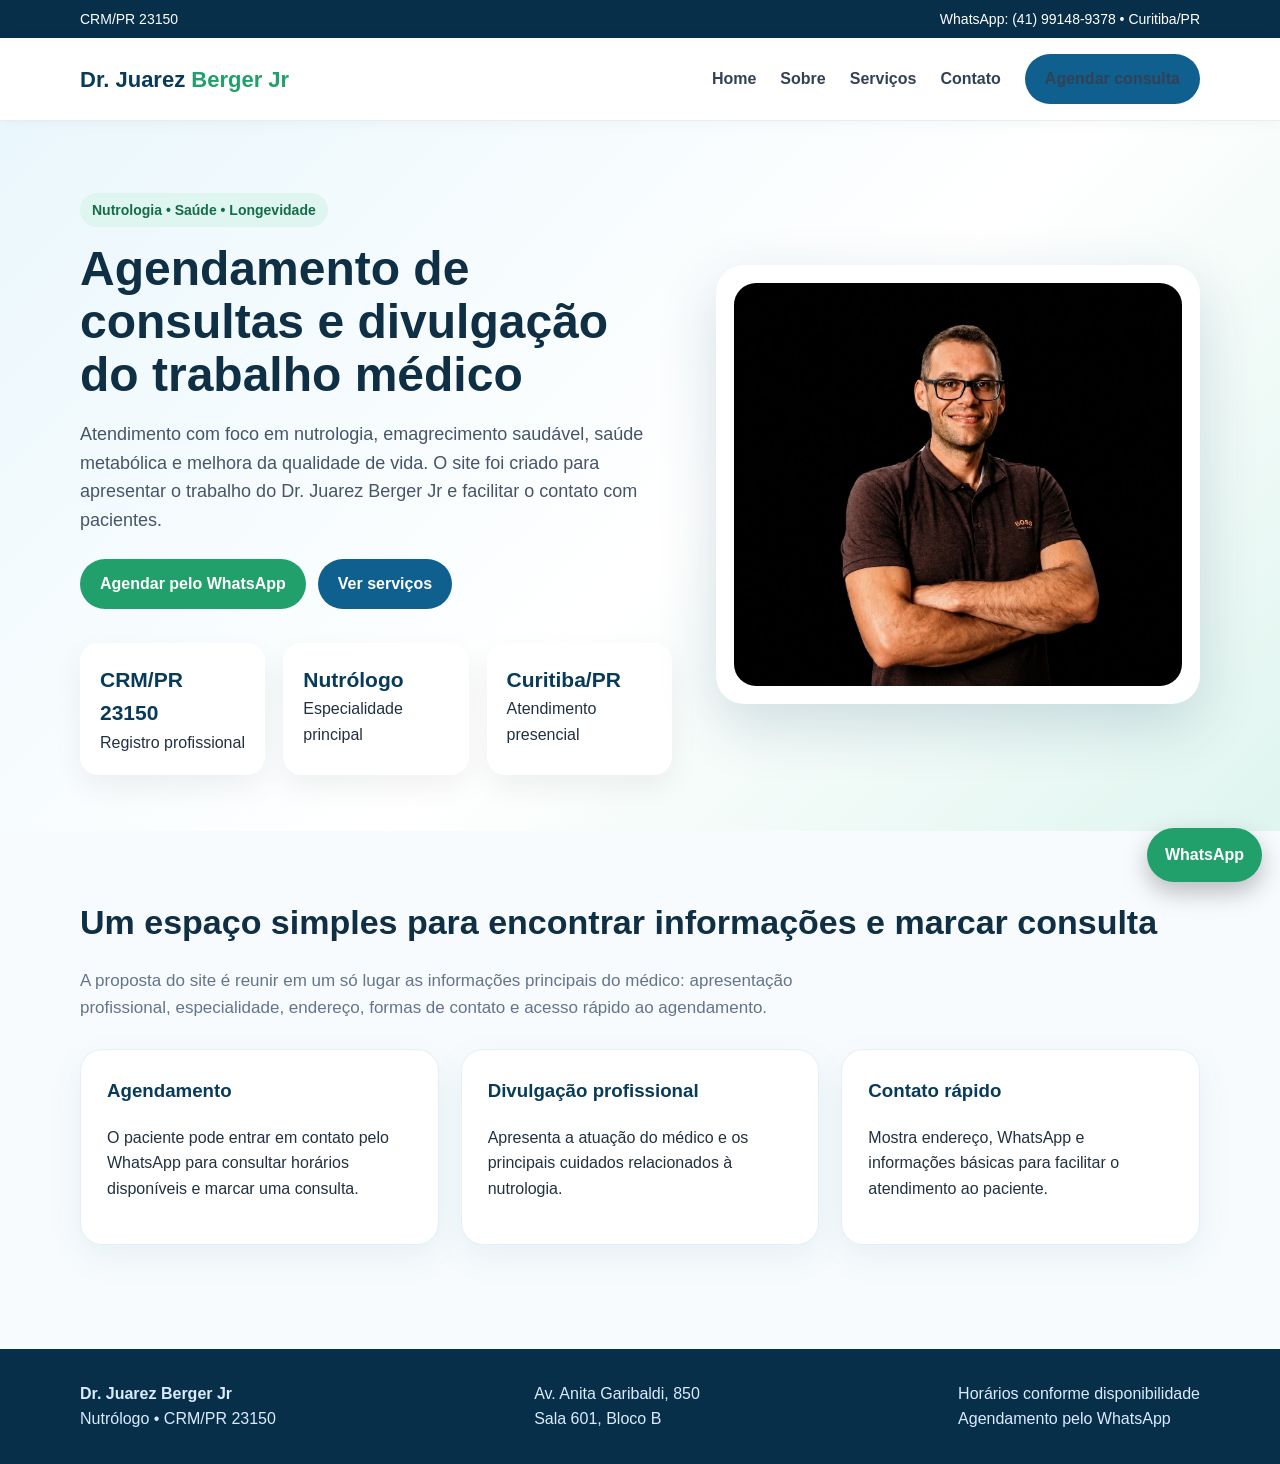
<file: index.html>
<!doctype html>
<html lang="pt-BR">
  <head>
    <meta charset="UTF-8" />
    <meta name="viewport" content="width=device-width, initial-scale=1.0" />
    <title>Dr. Juarez Berger Jr | Nutrólogo</title>
    <link rel="stylesheet" href="style.css" />
  </head>
  <body>
    <div class="topbar">
      <div class="container">
        <span>CRM/PR 23150</span
        ><span>WhatsApp: (41) 99148-9378 • Curitiba/PR</span>
      </div>
    </div>
    <header class="navbar">
      <div class="container navwrap">
        <a class="logo" href="index.html">Dr. Juarez <span>Berger Jr</span></a>
        <nav class="menu">
          <a href="index.html">Home</a><a href="sobre.html">Sobre</a
          ><a href="servicos.html">Serviços</a><a href="contato.html">Contato</a
          ><a class="btn" href="contato.html">Agendar consulta</a>
        </nav>
      </div>
    </header>
    <section class="hero">
      <div class="container hero-grid">
        <div>
          <span class="tag">Nutrologia • Saúde • Longevidade</span>
          <h1>Agendamento de consultas e divulgação do trabalho médico</h1>
          <p>
            Atendimento com foco em nutrologia, emagrecimento saudável, saúde
            metabólica e melhora da qualidade de vida. O site foi criado para
            apresentar o trabalho do Dr. Juarez Berger Jr e facilitar o contato
            com pacientes.
          </p>
          <div class="actions">
            <a
              class="btn green"
              href="https://wa.me/5541991489378"
              target="_blank"
              >Agendar pelo WhatsApp</a
            ><a class="btn" href="servicos.html">Ver serviços</a>
          </div>
          <div class="info-strip">
            <div class="mini">
              <strong>CRM/PR 23150</strong>Registro profissional
            </div>
            <div class="mini">
              <strong>Nutrólogo</strong>Especialidade principal
            </div>
            <div class="mini">
              <strong>Curitiba/PR</strong>Atendimento presencial
            </div>
          </div>
        </div>
        <div class="photo-card">
          <img src="assets/dr-juarez.jpeg" alt="Foto do Dr. Juarez Berger Jr" />
        </div>
      </div>
    </section>
    <section class="section">
      <div class="container">
        <h2>Um espaço simples para encontrar informações e marcar consulta</h2>
        <p class="lead">
          A proposta do site é reunir em um só lugar as informações principais
          do médico: apresentação profissional, especialidade, endereço, formas
          de contato e acesso rápido ao agendamento.
        </p>
        <div class="cards">
          <div class="card">
            <h3>Agendamento</h3>
            <p>
              O paciente pode entrar em contato pelo WhatsApp para consultar
              horários disponíveis e marcar uma consulta.
            </p>
          </div>
          <div class="card">
            <h3>Divulgação profissional</h3>
            <p>
              Apresenta a atuação do médico e os principais cuidados
              relacionados à nutrologia.
            </p>
          </div>
          <div class="card">
            <h3>Contato rápido</h3>
            <p>
              Mostra endereço, WhatsApp e informações básicas para facilitar o
              atendimento ao paciente.
            </p>
          </div>
        </div>
      </div>
    </section>
    <a class="whats" href="https://wa.me/5541991489378" target="_blank"
      >WhatsApp</a
    >
    <footer class="footer">
      <div class="container">
        <div>
          <strong>Dr. Juarez Berger Jr</strong><br />Nutrólogo • CRM/PR 23150
        </div>
        <div>Av. Anita Garibaldi, 850<br />Sala 601, Bloco B</div>
        <div>
          Horários conforme disponibilidade<br />Agendamento pelo WhatsApp
        </div>
      </div>
    </footer>
  </body>
</html>
</file>
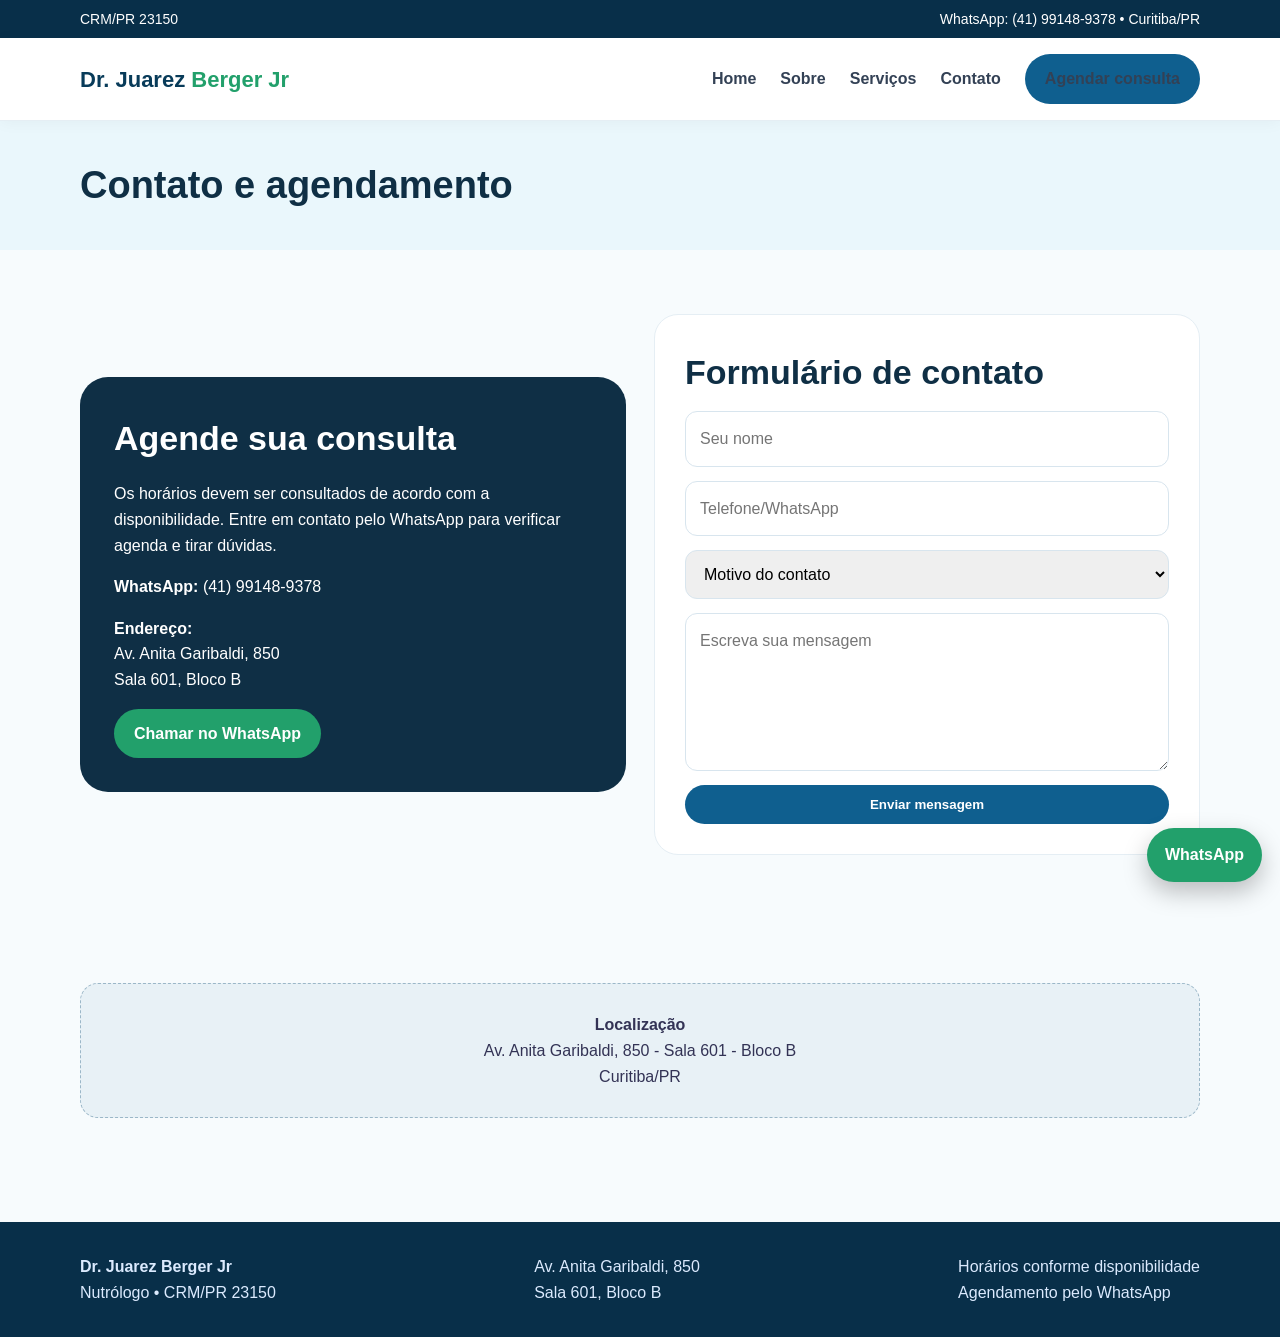
<file: contato.html>
<!doctype html>
<html lang="pt-BR">
  <head>
    <meta charset="UTF-8" />
    <meta name="viewport" content="width=device-width, initial-scale=1.0" />
    <title>Contato | Dr. Juarez Berger Jr</title>
    <link rel="stylesheet" href="style.css" />
  </head>
  <body>
    <div class="topbar">
      <div class="container">
        <span>CRM/PR 23150</span
        ><span>WhatsApp: (41) 99148-9378 • Curitiba/PR</span>
      </div>
    </div>
    <header class="navbar">
      <div class="container navwrap">
        <a class="logo" href="index.html">Dr. Juarez <span>Berger Jr</span></a>
        <nav class="menu">
          <a href="index.html">Home</a><a href="sobre.html">Sobre</a
          ><a href="servicos.html">Serviços</a><a href="contato.html">Contato</a
          ><a class="btn" href="contato.html">Agendar consulta</a>
        </nav>
      </div>
    </header>
    <section class="breadcrumb">
      <div class="container"><h1>Contato e agendamento</h1></div>
    </section>
    <section class="section">
      <div class="container two">
        <div class="contact-box">
          <h2>Agende sua consulta</h2>
          <p>
            Os horários devem ser consultados de acordo com a disponibilidade.
            Entre em contato pelo WhatsApp para verificar agenda e tirar
            dúvidas.
          </p>
          <p><strong>WhatsApp:</strong> (41) 99148-9378</p>
          <p>
            <strong>Endereço:</strong><br />Av. Anita Garibaldi, 850<br />Sala
            601, Bloco B
          </p>
          <a
            class="btn green"
            href="https://wa.me/5541991489378"
            target="_blank"
            >Chamar no WhatsApp</a
          >
        </div>
        <div class="panel">
          <h2>Formulário de contato</h2>
          <form class="form">
            <input type="text" placeholder="Seu nome" /><input
              type="tel"
              placeholder="Telefone/WhatsApp"
            /><select>
              <option>Motivo do contato</option>
              <option>Agendar consulta</option>
              <option>Tirar dúvidas</option>
              <option>Informações sobre endereço</option></select
            ><textarea rows="5" placeholder="Escreva sua mensagem"></textarea
            ><button class="btn" type="button">Enviar mensagem</button>
          </form>
        </div>
      </div>
    </section>
    <section class="section">
      <div class="container">
        <div class="map">
          <strong>Localização</strong><br />Av. Anita Garibaldi, 850 - Sala 601
          - Bloco B<br />Curitiba/PR
        </div>
      </div>
    </section>
    <a class="whats" href="https://wa.me/5541991489378" target="_blank"
      >WhatsApp</a
    >
    <footer class="footer">
      <div class="container">
        <div>
          <strong>Dr. Juarez Berger Jr</strong><br />Nutrólogo • CRM/PR 23150
        </div>
        <div>Av. Anita Garibaldi, 850<br />Sala 601, Bloco B</div>
        <div>
          Horários conforme disponibilidade<br />Agendamento pelo WhatsApp
        </div>
      </div>
    </footer>
  </body>
</html>
</file>
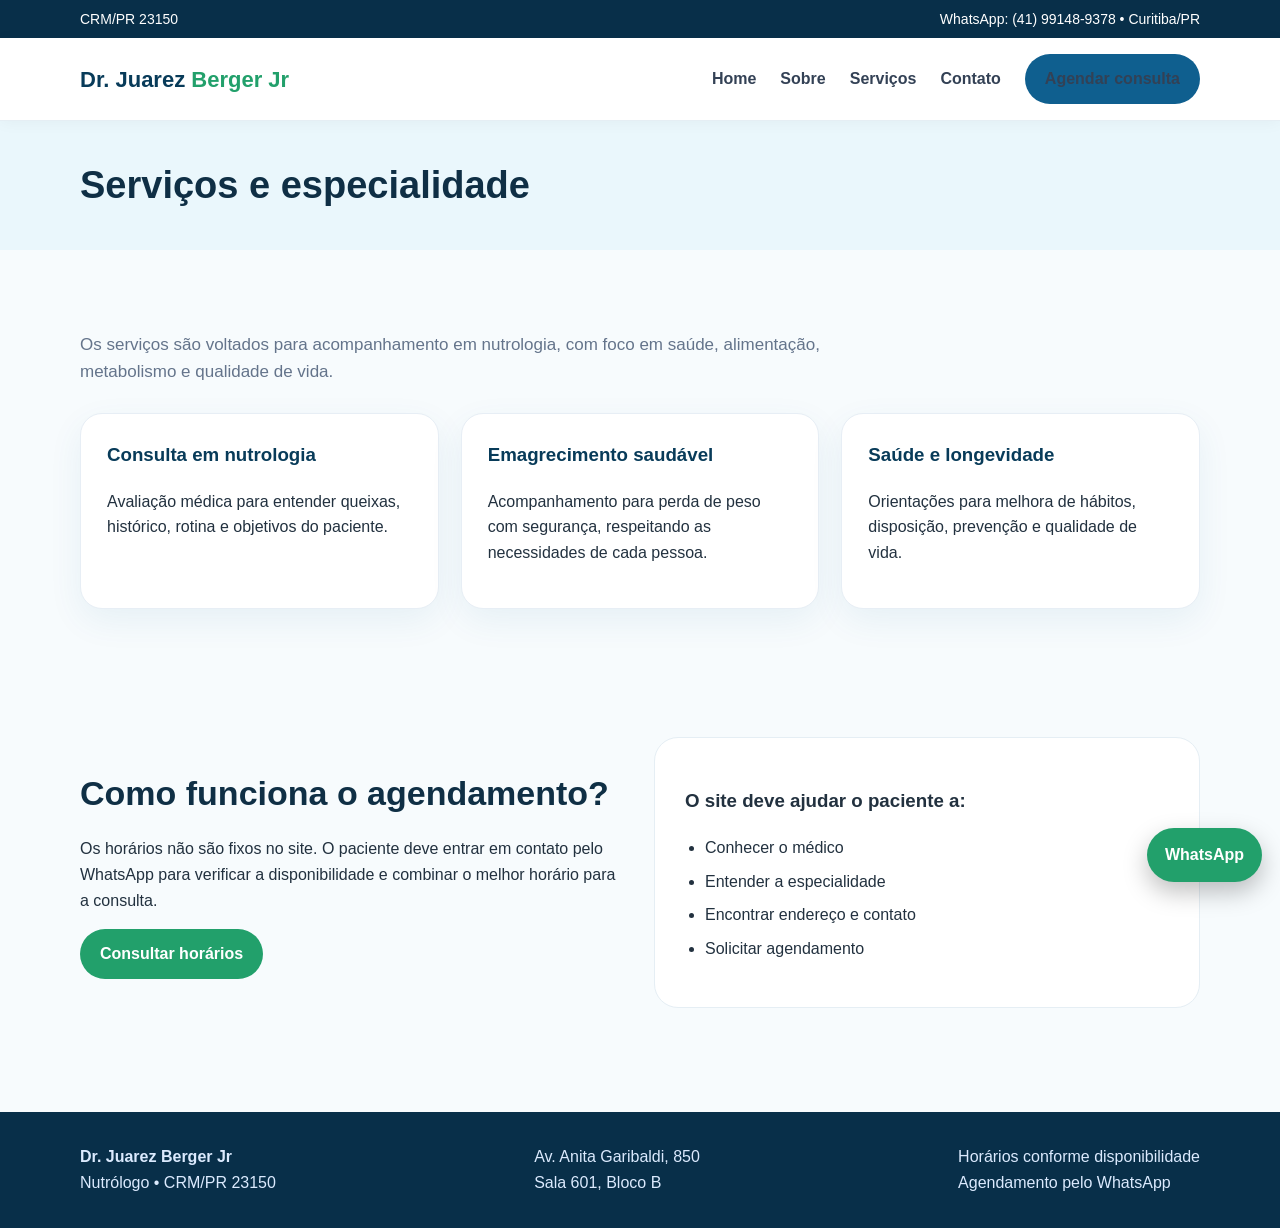
<file: servicos.html>
<!doctype html>
<html lang="pt-BR">
  <head>
    <meta charset="UTF-8" />
    <meta name="viewport" content="width=device-width, initial-scale=1.0" />
    <title>Serviços | Dr. Juarez Berger Jr</title>
    <link rel="stylesheet" href="style.css" />
  </head>
  <body>
    <div class="topbar">
      <div class="container">
        <span>CRM/PR 23150</span
        ><span>WhatsApp: (41) 99148-9378 • Curitiba/PR</span>
      </div>
    </div>
    <header class="navbar">
      <div class="container navwrap">
        <a class="logo" href="index.html">Dr. Juarez <span>Berger Jr</span></a>
        <nav class="menu">
          <a href="index.html">Home</a><a href="sobre.html">Sobre</a
          ><a href="servicos.html">Serviços</a><a href="contato.html">Contato</a
          ><a class="btn" href="contato.html">Agendar consulta</a>
        </nav>
      </div>
    </header>
    <section class="breadcrumb">
      <div class="container"><h1>Serviços e especialidade</h1></div>
    </section>
    <section class="section">
      <div class="container">
        <p class="lead">
          Os serviços são voltados para acompanhamento em nutrologia, com foco
          em saúde, alimentação, metabolismo e qualidade de vida.
        </p>
        <div class="cards">
          <div class="card">
            <h3>Consulta em nutrologia</h3>
            <p>
              Avaliação médica para entender queixas, histórico, rotina e
              objetivos do paciente.
            </p>
          </div>
          <div class="card">
            <h3>Emagrecimento saudável</h3>
            <p>
              Acompanhamento para perda de peso com segurança, respeitando as
              necessidades de cada pessoa.
            </p>
          </div>
          <div class="card">
            <h3>Saúde e longevidade</h3>
            <p>
              Orientações para melhora de hábitos, disposição, prevenção e
              qualidade de vida.
            </p>
          </div>
        </div>
      </div>
    </section>
    <section class="section">
      <div class="container two">
        <div>
          <h2>Como funciona o agendamento?</h2>
          <p>
            Os horários não são fixos no site. O paciente deve entrar em contato
            pelo WhatsApp para verificar a disponibilidade e combinar o melhor
            horário para a consulta.
          </p>
          <a
            class="btn green"
            href="https://wa.me/5541991489378"
            target="_blank"
            >Consultar horários</a
          >
        </div>
        <div class="panel">
          <h3>O site deve ajudar o paciente a:</h3>
          <ul class="list">
            <li>Conhecer o médico</li>
            <li>Entender a especialidade</li>
            <li>Encontrar endereço e contato</li>
            <li>Solicitar agendamento</li>
          </ul>
        </div>
      </div>
    </section>
    <a class="whats" href="https://wa.me/5541991489378" target="_blank"
      >WhatsApp</a
    >
    <footer class="footer">
      <div class="container">
        <div>
          <strong>Dr. Juarez Berger Jr</strong><br />Nutrólogo • CRM/PR 23150
        </div>
        <div>Av. Anita Garibaldi, 850<br />Sala 601, Bloco B</div>
        <div>
          Horários conforme disponibilidade<br />Agendamento pelo WhatsApp
        </div>
      </div>
    </footer>
  </body>
</html>
</file>
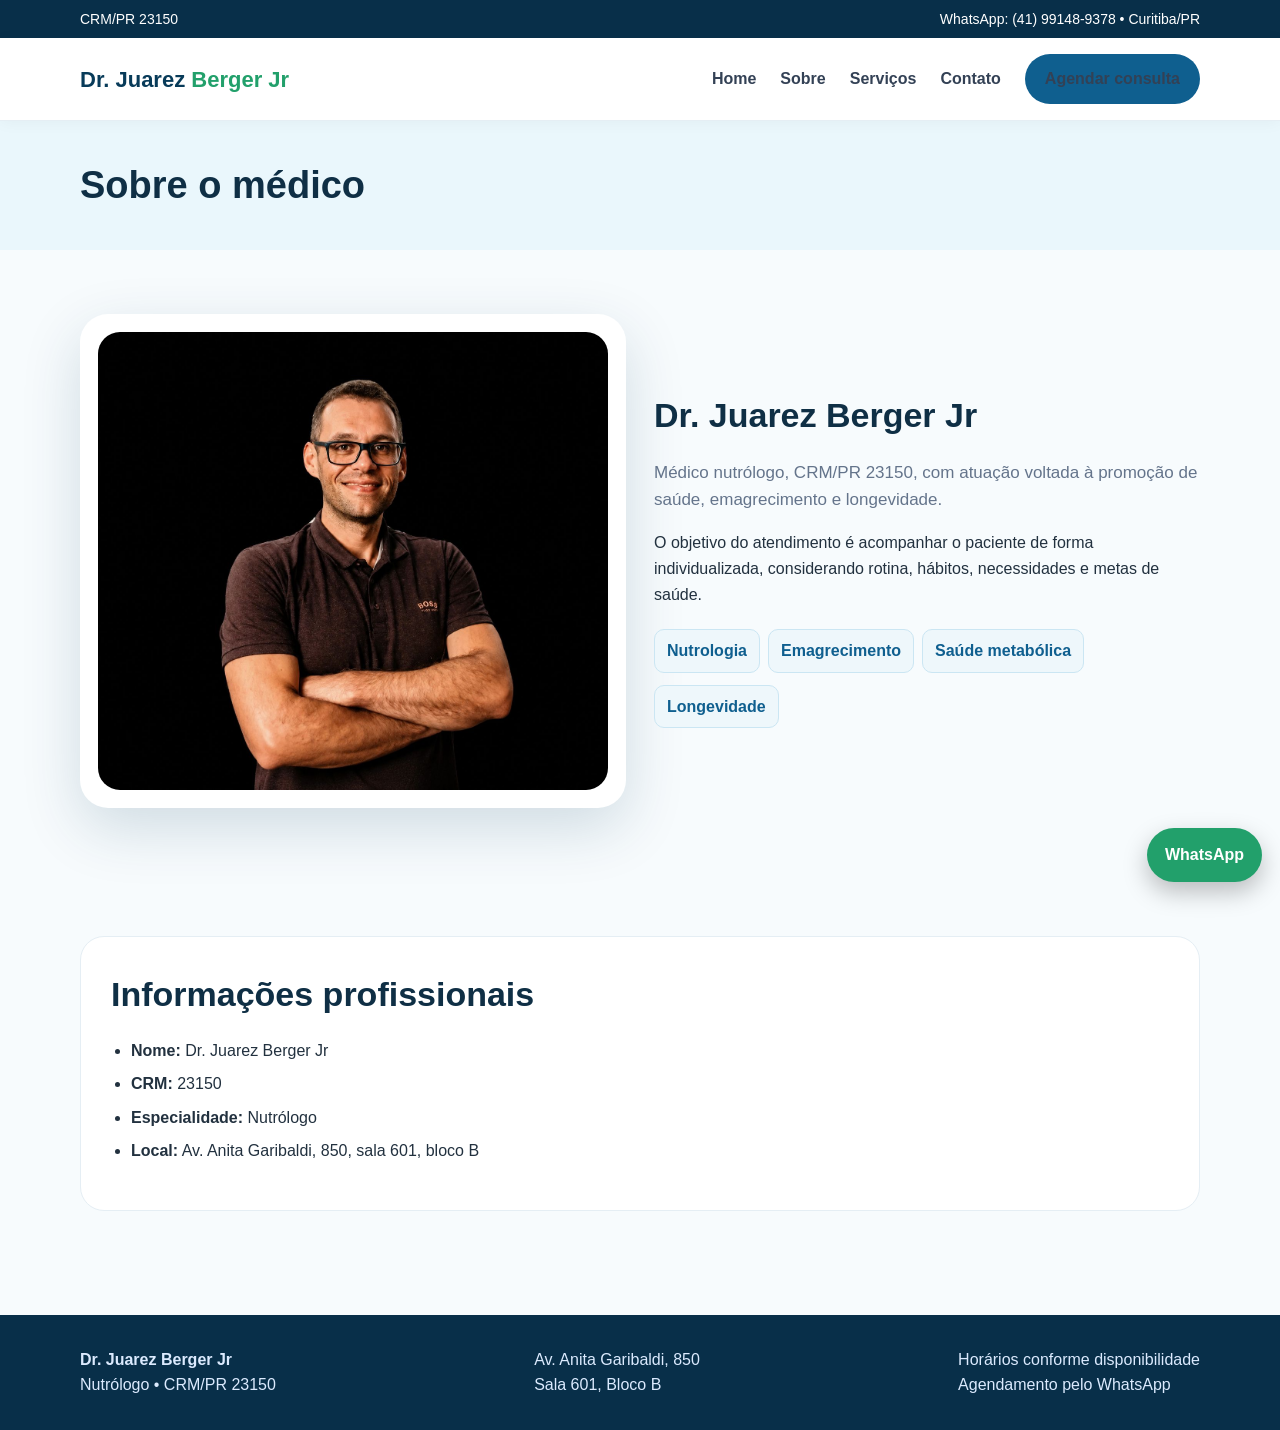
<file: sobre.html>
<!doctype html>
<html lang="pt-BR">
  <head>
    <meta charset="UTF-8" />
    <meta name="viewport" content="width=device-width, initial-scale=1.0" />
    <title>Sobre | Dr. Juarez Berger Jr</title>
    <link rel="stylesheet" href="style.css" />
  </head>
  <body>
    <div class="topbar">
      <div class="container">
        <span>CRM/PR 23150</span
        ><span>WhatsApp: (41) 99148-9378 • Curitiba/PR</span>
      </div>
    </div>
    <header class="navbar">
      <div class="container navwrap">
        <a class="logo" href="index.html">Dr. Juarez <span>Berger Jr</span></a>
        <nav class="menu">
          <a href="index.html">Home</a><a href="sobre.html">Sobre</a
          ><a href="servicos.html">Serviços</a><a href="contato.html">Contato</a
          ><a class="btn" href="contato.html">Agendar consulta</a>
        </nav>
      </div>
    </header>
    <section class="breadcrumb">
      <div class="container"><h1>Sobre o médico</h1></div>
    </section>
    <section class="section">
      <div class="container two">
        <div class="photo-card">
          <img src="assets/dr-juarez.jpeg" alt="Foto do Dr. Juarez Berger Jr" />
        </div>
        <div>
          <h2>Dr. Juarez Berger Jr</h2>
          <p class="lead">
            Médico nutrólogo, CRM/PR 23150, com atuação voltada à promoção de
            saúde, emagrecimento e longevidade.
          </p>
          <p>
            O objetivo do atendimento é acompanhar o paciente de forma
            individualizada, considerando rotina, hábitos, necessidades e metas
            de saúde.
          </p>
          <span class="badge">Nutrologia</span
          ><span class="badge">Emagrecimento</span
          ><span class="badge">Saúde metabólica</span
          ><span class="badge">Longevidade</span>
        </div>
      </div>
    </section>
    <section class="section">
      <div class="container">
        <div class="panel">
          <h2>Informações profissionais</h2>
          <ul class="list">
            <li><strong>Nome:</strong> Dr. Juarez Berger Jr</li>
            <li><strong>CRM:</strong> 23150</li>
            <li><strong>Especialidade:</strong> Nutrólogo</li>
            <li>
              <strong>Local:</strong> Av. Anita Garibaldi, 850, sala 601, bloco
              B
            </li>
          </ul>
        </div>
      </div>
    </section>
    <a class="whats" href="https://wa.me/5541991489378" target="_blank"
      >WhatsApp</a
    >
    <footer class="footer">
      <div class="container">
        <div>
          <strong>Dr. Juarez Berger Jr</strong><br />Nutrólogo • CRM/PR 23150
        </div>
        <div>Av. Anita Garibaldi, 850<br />Sala 601, Bloco B</div>
        <div>
          Horários conforme disponibilidade<br />Agendamento pelo WhatsApp
        </div>
      </div>
    </footer>
  </body>
</html>
</file>
<file: style.css>
:root {
  --azul: #0f5f8f;
  --azul-escuro: #083b59;
  --verde: #22a06b;
  --claro: #eef7fb;
  --texto: #22313f;
  --muted: #64748b;
  --card: #ffffff;
}
* {
  box-sizing: border-box;
}
body {
  margin: 0;
  font-family: Arial, Helvetica, sans-serif;
  color: var(--texto);
  background: #f7fbfd;
  line-height: 1.6;
}
a {
  text-decoration: none;
  color: inherit;
}
.container {
  width: min(1120px, 92%);
  margin: auto;
}
.topbar {
  background: #082f49;
  color: white;
  font-size: 14px;
  padding: 8px 0;
}
.topbar .container {
  display: flex;
  justify-content: space-between;
  gap: 15px;
  flex-wrap: wrap;
}
.navbar {
  background: white;
  position: sticky;
  top: 0;
  z-index: 10;
  border-bottom: 1px solid #e5eef4;
  box-shadow: 0 2px 15px rgba(0, 0, 0, 0.04);
}
.navwrap {
  display: flex;
  align-items: center;
  justify-content: space-between;
  padding: 16px 0;
}
.logo {
  font-weight: 800;
  color: var(--azul-escuro);
  font-size: 22px;
}
.logo span {
  color: var(--verde);
}
.menu {
  display: flex;
  gap: 24px;
  align-items: center;
}
.menu a {
  color: #334155;
  font-weight: 600;
}
.menu a:hover {
  color: var(--azul);
}
.btn {
  display: inline-block;
  background: var(--azul);
  color: white;
  padding: 12px 20px;
  border-radius: 999px;
  font-weight: 700;
  border: none;
  cursor: pointer;
}
.btn:hover {
  background: var(--azul-escuro);
}
.btn.green {
  background: var(--verde);
}
.hero {
  padding: 72px 0 56px;
  background: linear-gradient(135deg, #eaf7fc 0%, #ffffff 55%, #dff5ef 100%);
}
.hero-grid {
  display: grid;
  grid-template-columns: 1.1fr 0.9fr;
  gap: 44px;
  align-items: center;
}
.tag {
  display: inline-block;
  background: #dff5ef;
  color: #146c4a;
  border-radius: 999px;
  padding: 6px 12px;
  font-weight: 700;
  font-size: 14px;
}
.hero h1 {
  font-size: 48px;
  line-height: 1.1;
  margin: 16px 0;
  color: #0f2f45;
}
.hero p {
  font-size: 18px;
  color: #475569;
}
.actions {
  display: flex;
  gap: 12px;
  flex-wrap: wrap;
  margin-top: 24px;
}
.photo-card {
  background: white;
  padding: 18px;
  border-radius: 28px;
  box-shadow: 0 20px 60px rgba(8, 59, 89, 0.16);
}
.photo-card img {
  width: 100%;
  border-radius: 22px;
  display: block;
  max-height: 560px;
  object-fit: cover;
  object-position: center top;
}
.info-strip {
  display: grid;
  grid-template-columns: repeat(3, 1fr);
  gap: 18px;
  margin-top: 34px;
}
.mini {
  background: white;
  border-radius: 18px;
  padding: 20px;
  box-shadow: 0 12px 30px rgba(0, 0, 0, 0.06);
}
.mini strong {
  display: block;
  color: var(--azul-escuro);
  font-size: 21px;
}
.section {
  padding: 64px 0;
}
.section h2 {
  font-size: 34px;
  color: #0f2f45;
  margin: 0 0 12px;
}
.lead {
  color: #64748b;
  font-size: 17px;
  max-width: 780px;
}
.cards {
  display: grid;
  grid-template-columns: repeat(3, 1fr);
  gap: 22px;
  margin-top: 28px;
}
.card {
  background: white;
  padding: 26px;
  border-radius: 22px;
  border: 1px solid #e7eef5;
  box-shadow: 0 12px 35px rgba(15, 95, 143, 0.07);
}
.card h3 {
  margin-top: 0;
  color: var(--azul-escuro);
}
.two {
  display: grid;
  grid-template-columns: 1fr 1fr;
  gap: 28px;
  align-items: center;
}
.panel {
  background: white;
  border-radius: 24px;
  padding: 30px;
  border: 1px solid #e5eef4;
}
.list {
  padding-left: 20px;
}
.list li {
  margin: 8px 0;
}
.contact-box {
  background: #0f2f45;
  color: white;
  border-radius: 28px;
  padding: 34px;
}
.contact-box h2 {
  color: white;
}
.form {
  display: grid;
  gap: 14px;
}
.form input,
.form textarea,
.form select {
  width: 100%;
  padding: 14px;
  border-radius: 12px;
  border: 1px solid #d8e5ee;
  font: inherit;
}
.footer {
  background: #082f49;
  color: #dbeafe;
  padding: 32px 0;
  margin-top: 40px;
}
.footer .container {
  display: flex;
  justify-content: space-between;
  gap: 20px;
  flex-wrap: wrap;
}
.whats {
  position: fixed;
  right: 18px;
  bottom: 18px;
  background: #22a06b;
  color: white;
  padding: 14px 18px;
  border-radius: 999px;
  font-weight: 800;
  box-shadow: 0 10px 25px rgba(0, 0, 0, 0.25);
  z-index: 30;
}
.breadcrumb {
  background: #eaf7fc;
  padding: 34px 0;
}
.breadcrumb h1 {
  margin: 0;
  color: #0f2f45;
  font-size: 38px;
}
.badge {
  display: inline-block;
  background: #eef7fb;
  color: #0f5f8f;
  border: 1px solid #cbe6f3;
  padding: 8px 12px;
  border-radius: 10px;
  margin: 6px 8px 6px 0;
  font-weight: 700;
}
.map {
  background: #e8f1f6;
  border: 1px dashed #9bb7c8;
  border-radius: 18px;
  padding: 28px;
  text-align: center;
  color: #335;
}
@media (max-width: 820px) {
  .hero-grid,
  .two {
    grid-template-columns: 1fr;
  }
  .hero h1 {
    font-size: 36px;
  }
  .menu {
    gap: 12px;
    font-size: 14px;
    flex-wrap: wrap;
  }
  .info-strip,
  .cards {
    grid-template-columns: 1fr;
  }
  .navwrap {
    align-items: flex-start;
    gap: 12px;
    flex-direction: column;
  }
  .photo-card img {
    max-height: none;
  }
  .footer .container {
    display: block;
  }
}
</file>
